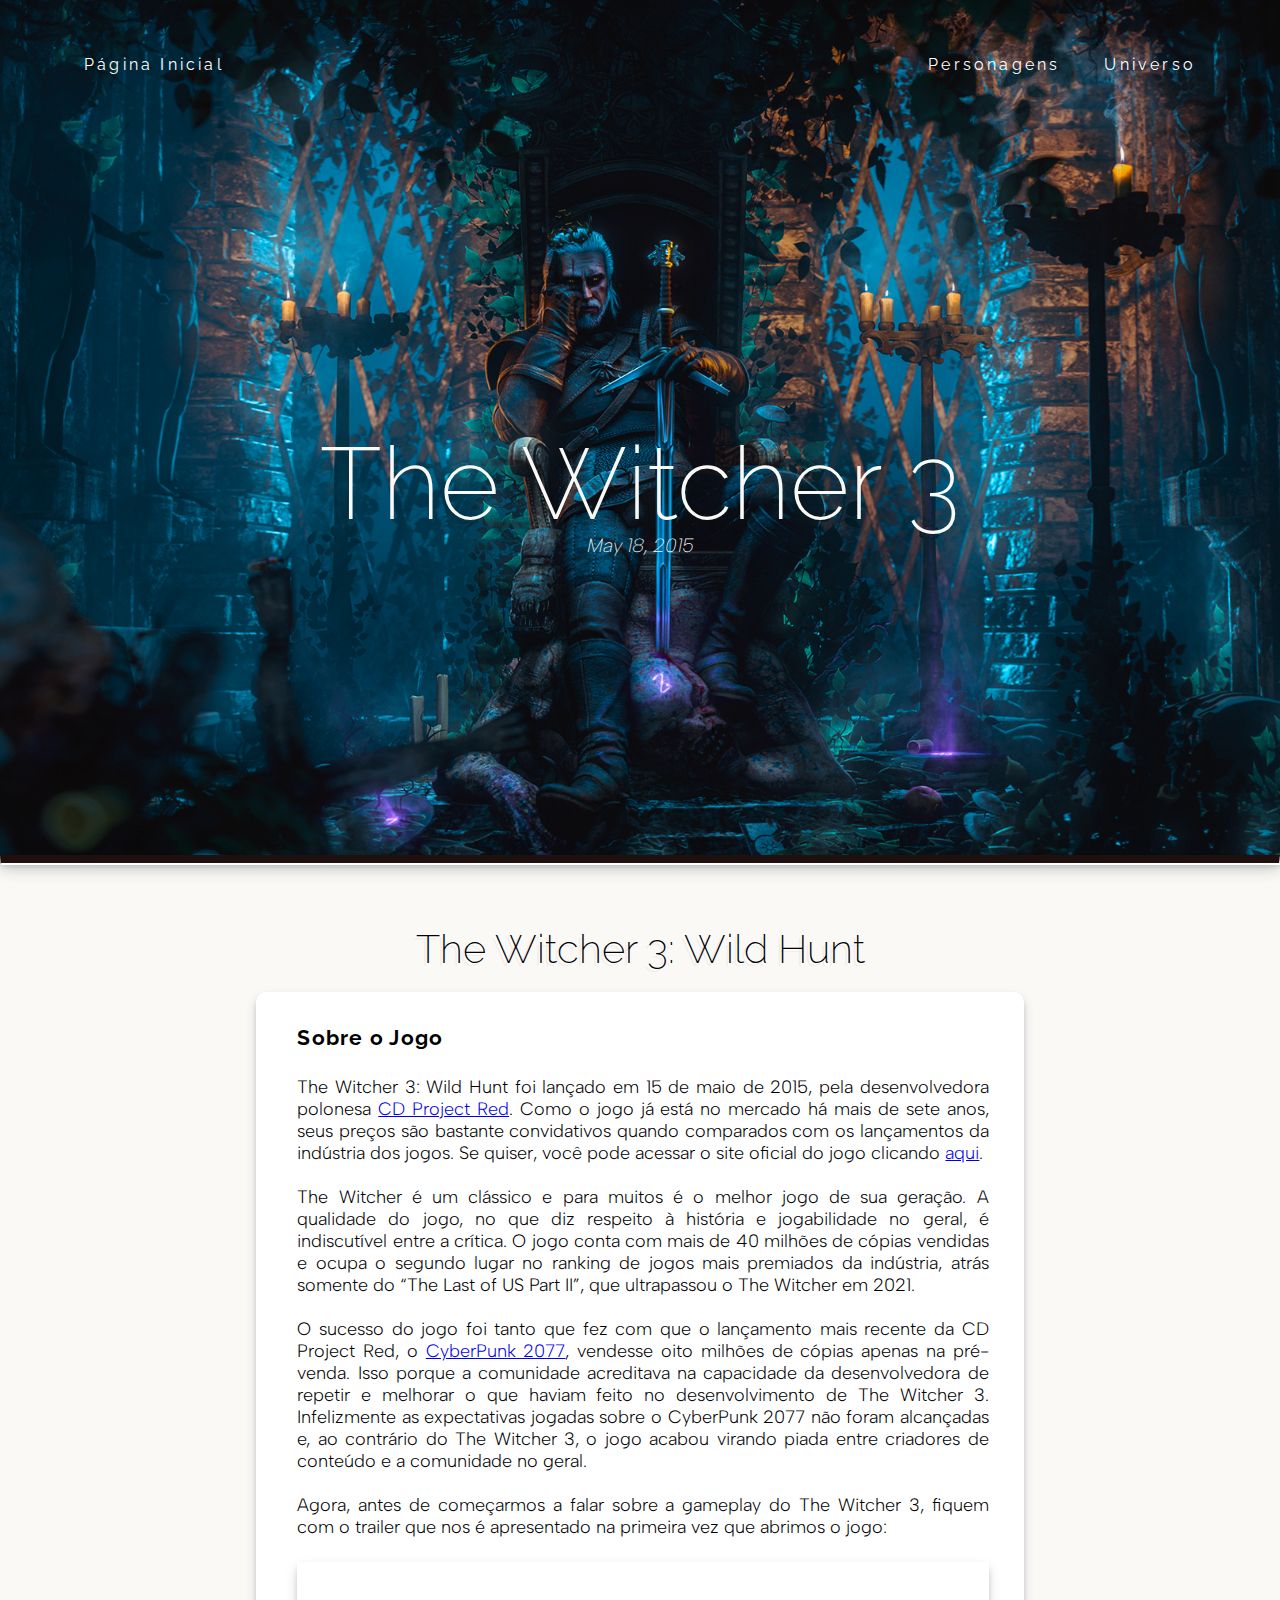
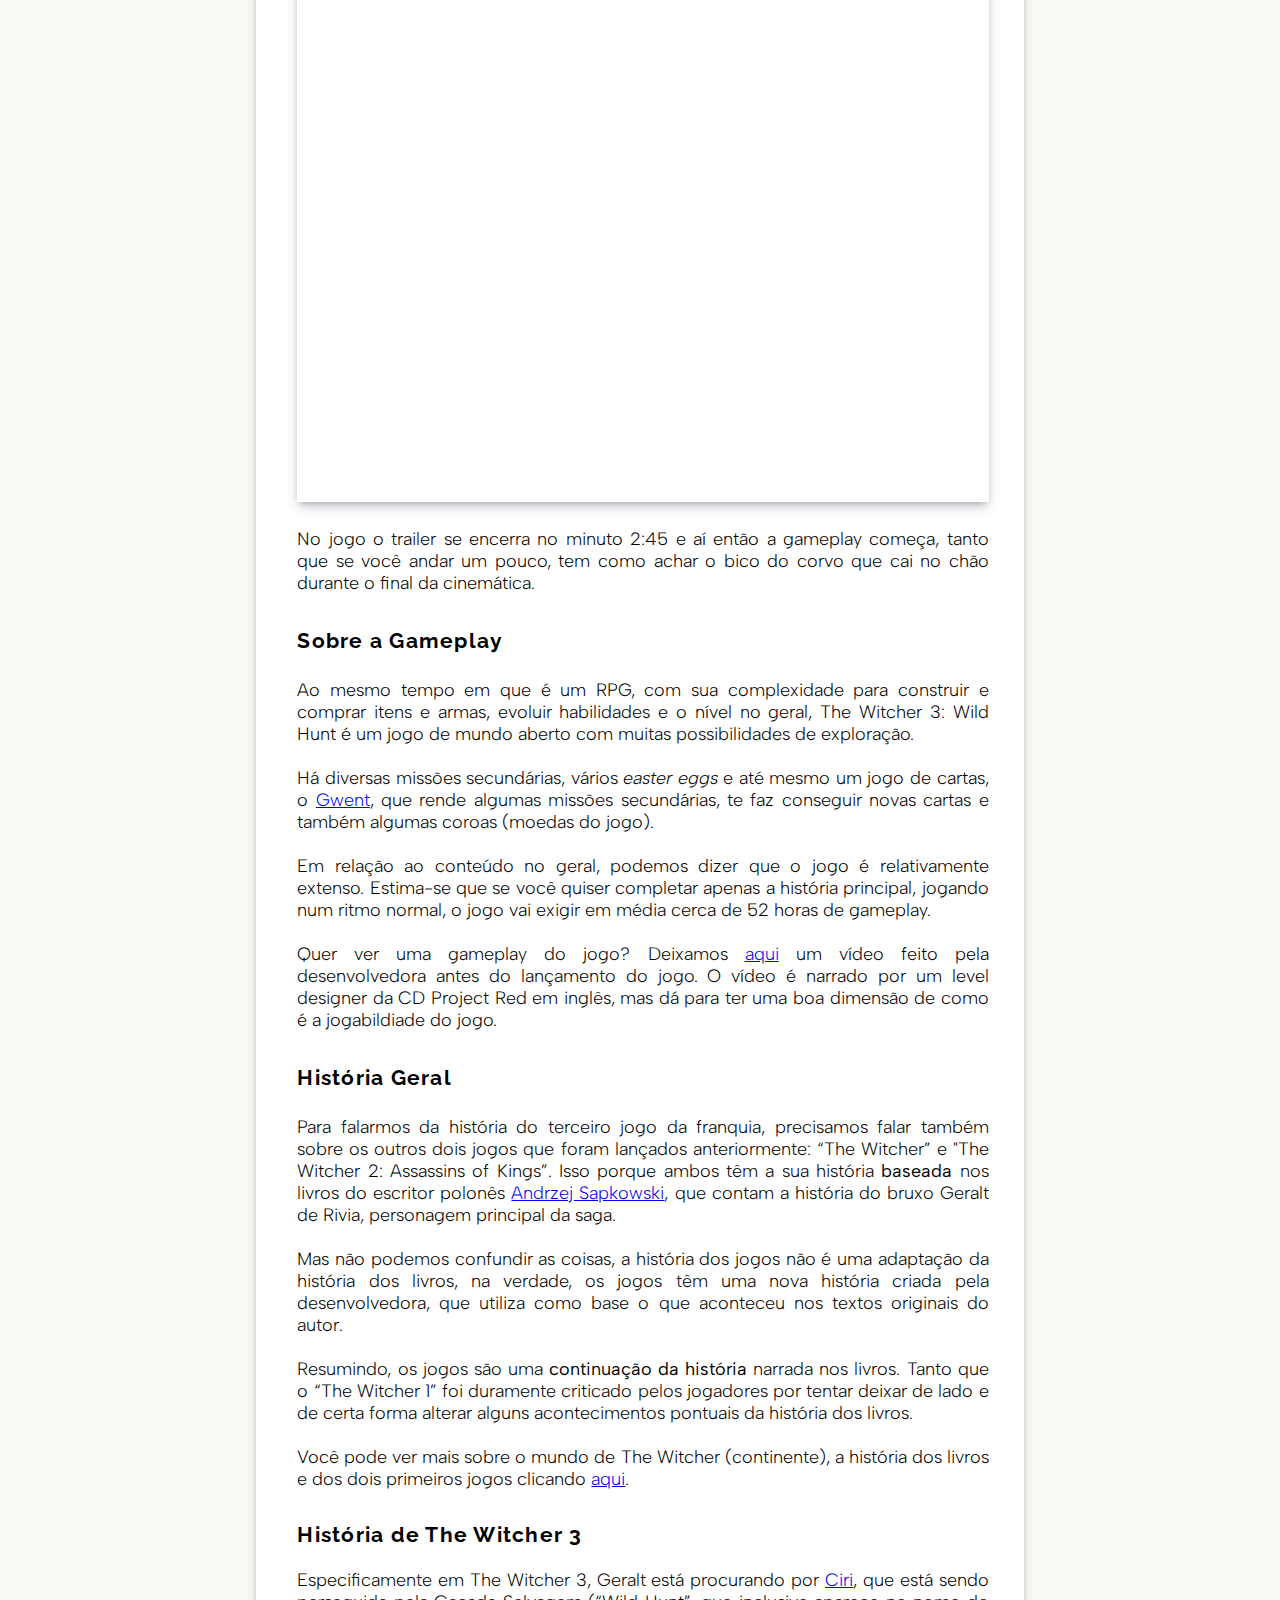
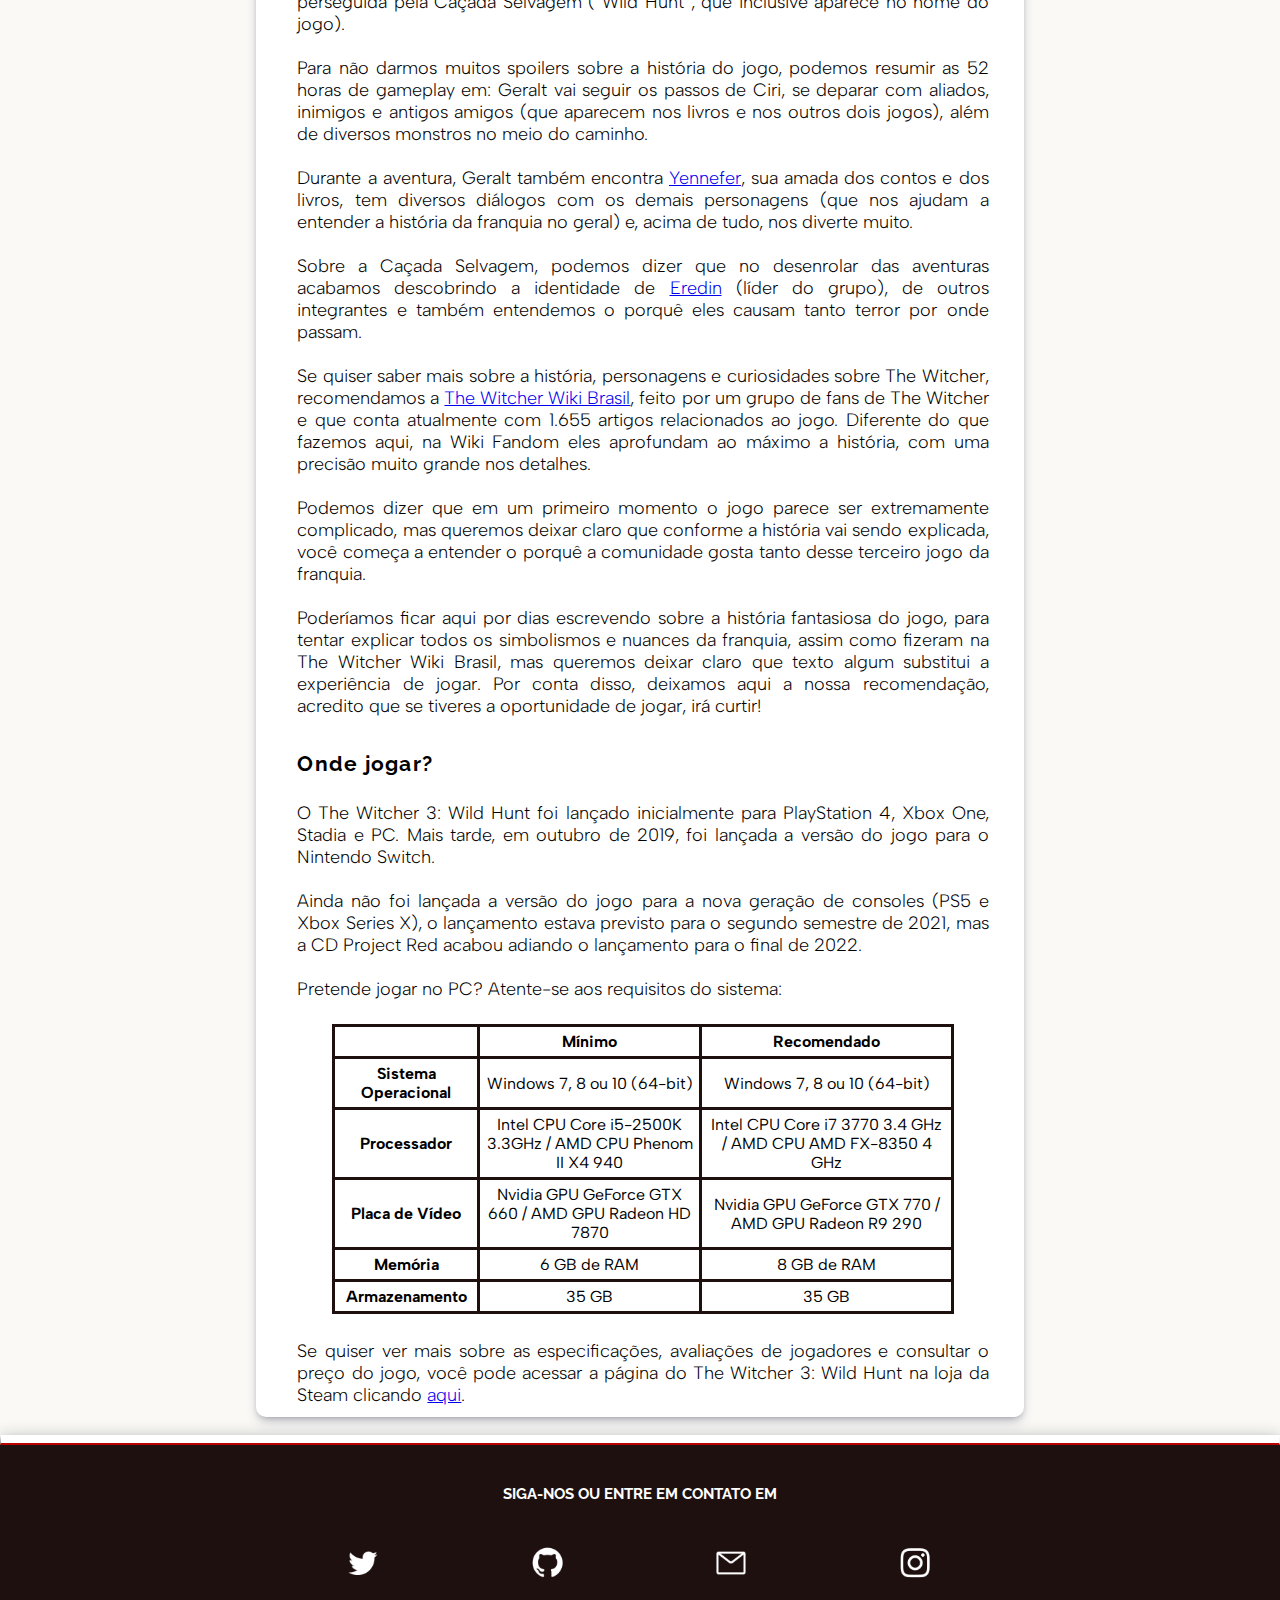
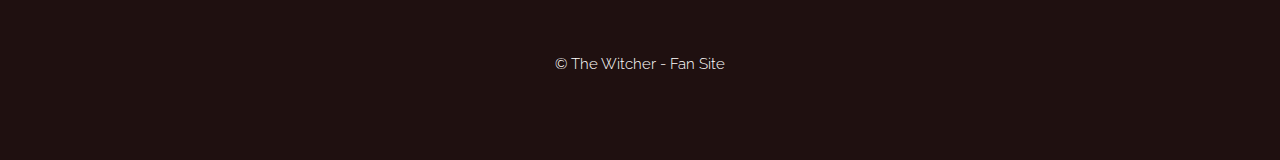
<file: index.html>
<html>

    <head>
        <meta charset="utf-8">

        <meta name="viewport" content="width=device-wdith, initial-scale=1.0">
        <link rel="shortcut icon" href="./img/icone.ico" type="image/x-icon">
        <link rel="stylesheet" href="./css/pag-principal.css">

        <title>The Witcher - Fan Site</title>

    </head>

    <body>

        <!--A parte de cima do site (menu de navegação):-->
        <header>
            <div class="banner" id="banner">
                
                <div class="navegacao">
                    <ul>
                        <li><a href="./index.html">Página Inicial</a></li>
                    </ul>
                    <ul>
                        <li><a href="./pages/personagens.html">Personagens</a></li>
                        <li><a href="./pages/universo.html">Universo</a></li>
                    </ul>
                </div>
                               
                <div class="titulo-jogo">
                    <h1>The Witcher 3</h1>
                    <p>May 18, 2015</p>
                </div>

            </div>
        </header>

        <!--A parte do conteúdo principal do site:-->
        <main>

            <div class="body">

                <hr class="barra">
                <h1 class="conteudo-title">The Witcher 3: Wild Hunt</h1>

                <div class="conteudo-background">
                    <br>
                    <div class="conteudo">

                        <div class="texto-title"> <h5>Sobre o Jogo</h5></div>
                        <br>
                        <div class="texto">

                            <p>The Witcher 3: Wild Hunt foi lançado em 15 de maio de 2015, pela desenvolvedora polonesa <a href="https://en.cdprojektred.com/" target="_blank">CD Project Red</a>. Como o jogo já está no mercado há mais de sete anos, seus preços são bastante convidativos quando comparados com os lançamentos da indústria dos jogos. Se quiser, você pode acessar o site oficial do jogo clicando <a href="https://www.thewitcher.com/en/witcher3" target="_blank">aqui</a>.</p>
                            <br>
                            <p>The Witcher é um clássico e para muitos é o melhor jogo de sua geração. A qualidade do jogo, no que diz respeito à história e jogabilidade no geral, é indiscutível entre a crítica. O jogo conta com mais de 40 milhões de cópias vendidas e ocupa o segundo lugar no ranking de jogos mais premiados da indústria, atrás somente do “The Last of US Part II”, que ultrapassou o The Witcher em 2021.</p>
                            <br>  
                            <p>O sucesso do jogo foi tanto que fez com que o lançamento mais recente da CD Project Red, o <a href="https://www.cyberpunk.net/us/pt-br/" target="_blank">CyberPunk 2077</a>, vendesse oito milhões de cópias apenas na pré-venda. Isso porque a comunidade acreditava na capacidade da desenvolvedora de repetir e melhorar o que haviam feito no desenvolvimento de The Witcher 3. Infelizmente as expectativas jogadas sobre o CyberPunk 2077 não foram alcançadas e, ao contrário do The Witcher 3, o jogo acabou virando piada entre criadores de conteúdo e a comunidade no geral.</p>
                            <br>
                            <p>Agora, antes de começarmos a falar sobre a gameplay do The Witcher 3, fiquem com o trailer que nos é apresentado na primeira vez que abrimos o jogo:</p>     
                        </div>

                    </div>      
                     
                    <br>

                    <div class="video">
                        <iframe src="https://www.youtube.com/embed/FcogCjLymeI" frameborder="0" title="YouTube video player" allow="accelerometer; autoplay; clipboard-write; encrypted-media; gyroscope; picture-in-picture" allowfullscreen></iframe>
                    </div>

                    <br>

                    <div class="conteudo">

                        <div class="texto"                       
                            <p> No jogo o trailer se encerra no minuto 2:45 e aí então a gameplay começa, tanto que se você andar um pouco, tem como achar o bico do corvo que cai no chão durante o final da cinemática. </p>
                        </div>

                        <br>

                        <div class="texto-title"> <h5>Sobre a Gameplay</h5></div>
                        <br>
                        <div class="texto">

                            <p>Ao mesmo tempo em que é um RPG, com sua complexidade para construir e comprar itens e armas, evoluir habilidades e o nível no geral, The Witcher 3: Wild Hunt é um jogo de mundo aberto com muitas possibilidades de exploração.</p>
                            <br>
                            <p>Há diversas missões secundárias, vários <i>easter eggs</i> e até mesmo um jogo de cartas, o <a href="https://www.playgwent.com/pt-BR" target="_blank">Gwent</a>, que rende algumas missões secundárias, te faz conseguir novas cartas e também algumas coroas (moedas do jogo).</p>
                            <br>
                            <p>Em relação ao conteúdo no geral, podemos dizer que o jogo é relativamente extenso. Estima-se que se você quiser completar apenas a história principal, jogando num ritmo normal, o jogo vai exigir em média cerca de 52 horas de gameplay. </p>      
                            <br>
                            <p>Quer ver uma gameplay do jogo? Deixamos <a href="https://youtu.be/xx8kQ4s5hCY" target="_blank">aqui</a> um vídeo feito pela desenvolvedora antes do lançamento do jogo. O vídeo é narrado por um level designer da CD Project Red em inglês, mas dá para ter uma boa dimensão de como é a jogabildiade do jogo.</p>
                        
                        </div>
                    </div>

                    <br>

                    <div class="conteudo">

                        <div class="texto-title"><h5>História Geral</h5></div>
                        <br>
                        <div class="texto">

                            <p>Para falarmos da história do terceiro jogo da franquia, precisamos falar também sobre os outros dois jogos que foram lançados anteriormente: “The Witcher” e "The Witcher 2: Assassins of Kings”. Isso porque ambos têm a sua história <b>baseada</b> nos livros do escritor polonês <a href="https://pt.wikipedia.org/wiki/Andrzej_Sapkowski" target="_blank">Andrzej Sapkowski</a>, que contam a história do bruxo Geralt de Rivia, personagem principal da saga. </p>
                            <br>
                            <p>Mas não podemos confundir as coisas, a história dos jogos não é uma adaptação da história dos livros, na verdade, os jogos têm uma nova história criada pela desenvolvedora, que utiliza como base o que aconteceu nos textos originais do autor.</p>
                            <br>
                            <p>Resumindo, os jogos são uma <b>continuação da história</b> narrada nos livros. Tanto que o “The Witcher 1” foi duramente criticado pelos jogadores por tentar deixar de lado e de certa forma alterar alguns acontecimentos pontuais da história dos livros. </p>
                            <br>
                            <p>Você pode ver mais sobre o mundo de The Witcher (continente), a história dos livros e dos dois primeiros jogos clicando <a href="./pages/universo.html" target="_blank">aqui</a>. </p>
                            <br>
                            <div class="texto-title"><h5>História de The Witcher 3</h5></div>
                            <br>
                            <p>Especificamente em The Witcher 3, Geralt está procurando por <a href="pages/personagens.html" target="_blank">Ciri</a>, que está sendo perseguida pela Caçada Selvagem (“Wild Hunt”, que inclusive aparece no nome do jogo).</p>
                            <br>
                            <p>Para não darmos muitos spoilers sobre a história do jogo, podemos resumir as 52 horas de gameplay em: Geralt vai seguir os passos de Ciri, se deparar com aliados, inimigos e antigos amigos (que aparecem nos livros e nos outros dois jogos), além de diversos monstros no meio do caminho. </p>
                            <br>
                            <p>Durante a aventura, Geralt também encontra <a href="pages/personagens.html" target="_blank">Yennefer</a>, sua amada dos contos e dos livros, tem diversos diálogos com os demais personagens (que nos ajudam a entender a história da franquia no geral) e, acima de tudo, nos diverte muito. </p>
                            <br>
                            <p>Sobre a Caçada Selvagem, podemos dizer que no desenrolar das aventuras acabamos descobrindo a identidade de <a href="pages/personagens.html" target="_blank" >Eredin</a> (líder do grupo), de outros integrantes e também entendemos o porquê eles causam tanto terror por onde passam. </p>
                            <br>
                            <p>Se quiser saber mais sobre a história, personagens e curiosidades sobre The Witcher, recomendamos a <a href="https://thewitcher.fandom.com/pt-br/wiki/Wiki_The_Witcher" target="_blank" >The Witcher Wiki Brasil</a>, feito por um grupo de fans de The Witcher e que conta atualmente com 1.655 artigos relacionados ao jogo. Diferente do que fazemos aqui, na Wiki Fandom eles aprofundam ao máximo a história, com uma precisão muito grande nos detalhes. </p>
                            <br>
                            <p>Podemos dizer que em um primeiro momento o jogo parece ser extremamente complicado, mas queremos deixar claro que conforme a história vai sendo explicada, você começa a entender o porquê a comunidade gosta tanto desse terceiro jogo da franquia. </p>
                            <br>
                            <p>Poderíamos ficar aqui por dias escrevendo sobre a história fantasiosa do jogo, para tentar explicar todos os simbolismos e nuances da franquia, assim como fizeram na The Witcher Wiki Brasil, mas queremos deixar claro que texto algum substitui a experiência de jogar. Por conta disso, deixamos aqui a nossa recomendação, acredito que se tiveres a oportunidade de jogar, irá curtir! </p>
                        

                        </div>

                        <br>

                        <div class="texto-title"><h5>Onde jogar?</h5></div>
                        <br>
                        <div class="texto">

                            <p>O The Witcher 3: Wild Hunt foi lançado inicialmente para PlayStation 4, Xbox One, Stadia e PC. Mais tarde, em outubro de 2019, foi lançada a versão do jogo para o Nintendo Switch.</p>
                            <br>
                            <p>Ainda não foi lançada a versão do jogo para a nova geração de consoles (PS5 e Xbox Series X), o lançamento estava previsto para o segundo semestre de 2021, mas a CD Project Red acabou adiando o lançamento para o final de 2022. </p>
                            <br>
                            <p>Pretende jogar no PC? Atente-se aos requisitos do sistema: </p>
                        </div>

                     

                        <br>

                        <table>
                            <thead>
                                <tr>
                                    <th></th>
                                    <th>Mínimo</th>
                                    <th>Recomendado</th>
                            </thead>
                                </tr>
                                <tr>
                                    <th>Sistema Operacional</th>
                                    <td>Windows 7, 8 ou 10 (64-bit)</td>
                                    <td>Windows 7, 8 ou 10 (64-bit)</td>
                                </tr>
                                <tr>
                                    <th>Processador</th>
                                    <td>Intel CPU Core i5-2500K 3.3GHz / AMD CPU Phenom II X4 940</td>
                                    <td>Intel CPU Core i7 3770 3.4 GHz / AMD CPU AMD FX-8350 4 GHz</td>
                                </tr>
                                <tr>
                                    <th>Placa de Vídeo</th>
                                    <td>Nvidia GPU GeForce GTX 660 / AMD GPU Radeon HD 7870</td>
                                    <td>Nvidia GPU GeForce GTX 770 / AMD GPU Radeon R9 290</td>
                                </tr>
                                <tr>
                                    <th>Memória</th>
                                    <td>6 GB de RAM</td>
                                    <td>8 GB de RAM</td>
                                </tr>
                                <tr>
                                    <th>Armazenamento</th>
                                    <td>35 GB</td>
                                    <td>35 GB</td>
                                </tr>
                        </table>

                        <br>

                        <div class="texto">

                            <p>Se quiser ver mais sobre as especificações, avaliações de jogadores e consultar o preço do jogo, você pode acessar a página do The Witcher 3: Wild Hunt na loja da Steam clicando <a href="https://store.steampowered.com/app/292030/The_Witcher_3_Wild_Hunt/" target="_blank">aqui</a>.</p>

                        </div>

                    </div>

                </div>
            </div>

        </main>

        <br>    

        <hr class="barra-rodape">
        
        <!--Rodapé do site:-->
        <footer>

            <div class="conteudo-rodape"> 
                <div class="texto-rodape"><h4>SIGA-NOS OU ENTRE EM CONTATO EM</h4>
                    
                    <ul class="icones-sociais">
                        <li><a href="https://twitter.com/fthewitcher" title="Twitter" target="_blank"><img src="img/twitter.png" width="40px" height="40px"></a></li>
                        <li><a href="https://github.com/romulodm" title="GitHub de um dos criadores do site." target="_blank"><img src="img/github.png" width="40px" height="40px"></a></li>
                        <li><a href="" title="E-mail" target="_blank"><img src="img/o-email.png" width="40px" height="40px"></a></li>
                        <li><a href="https://www.instagram.com/fthewitcher3/" title="Instagram" target="_blank"><img src="img/instagram.png" width="40px" height="40px"></a></li>
                    </ul>

                </div>
               
                <br>

                <div class="texto-rodape"> &copy; The Witcher - Fan Site </div>
            </div>
         
        </footer>
        
    </body>

</html>
</file>
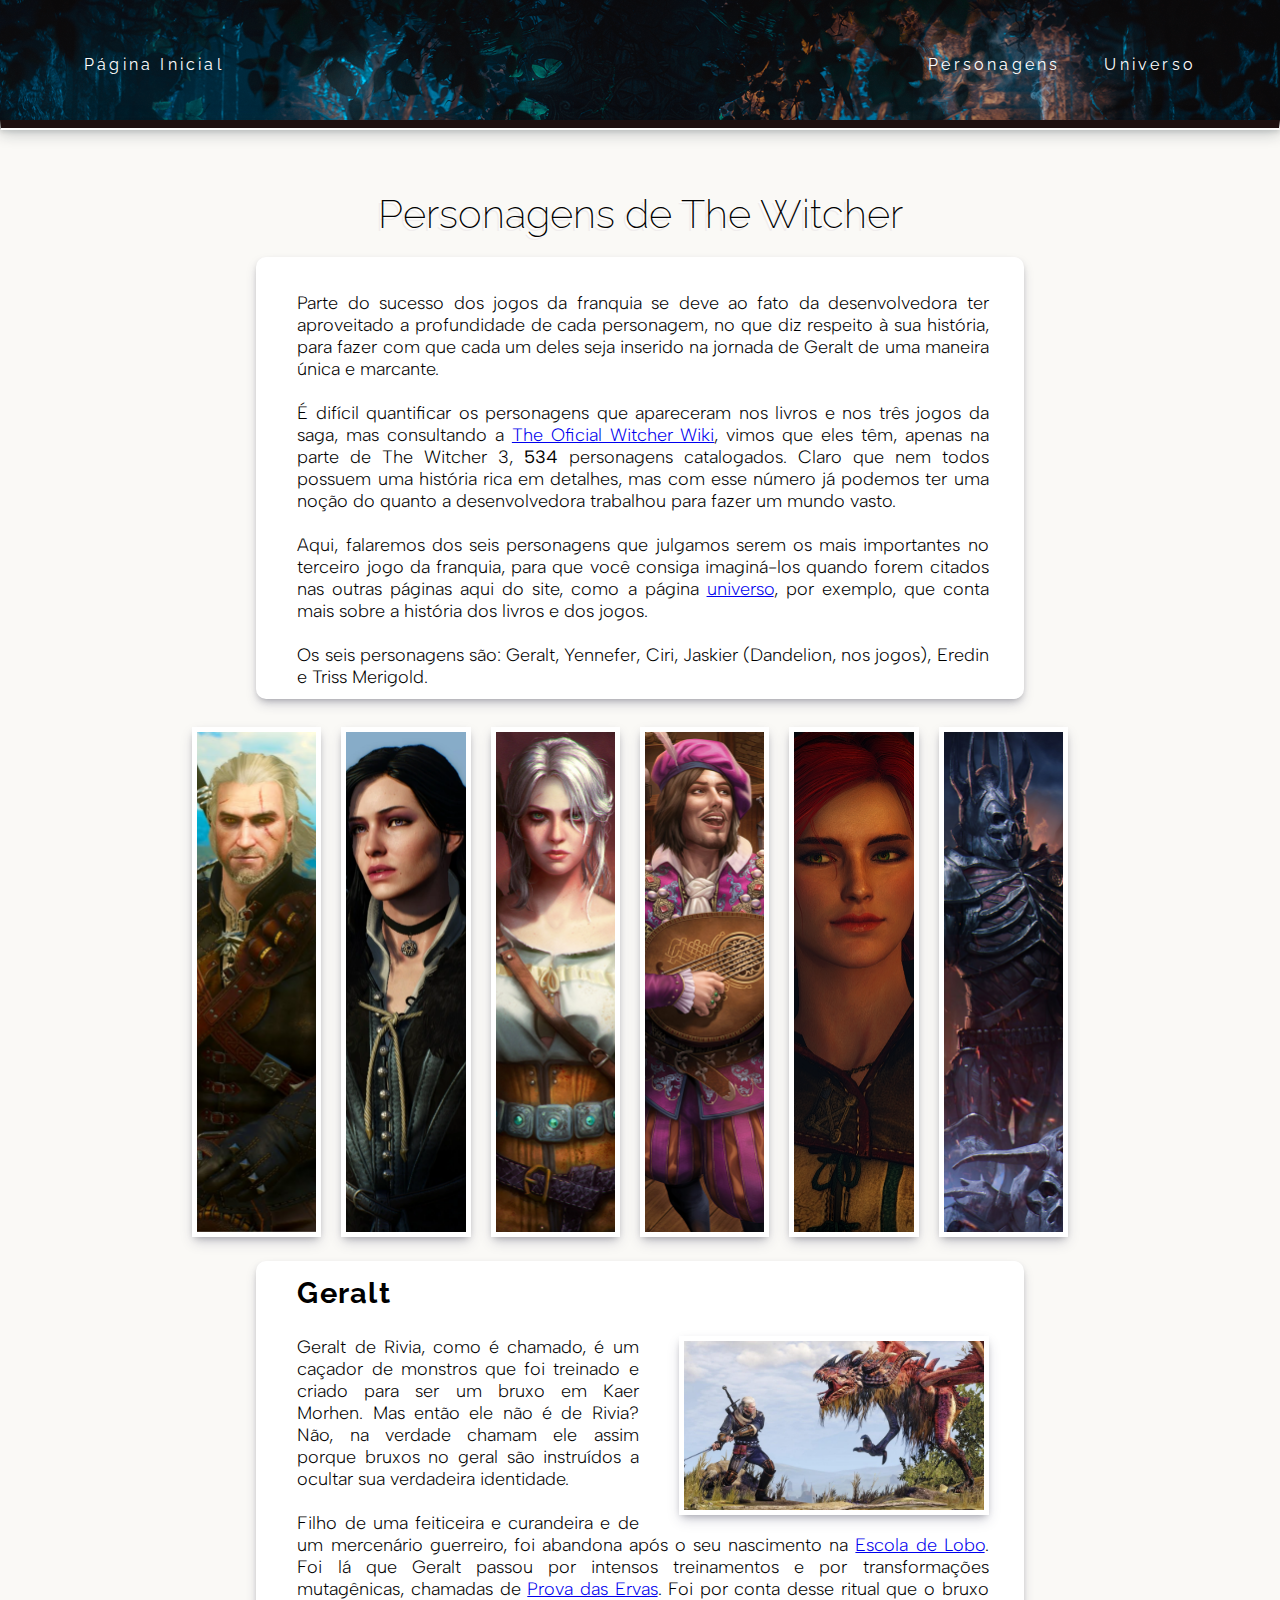
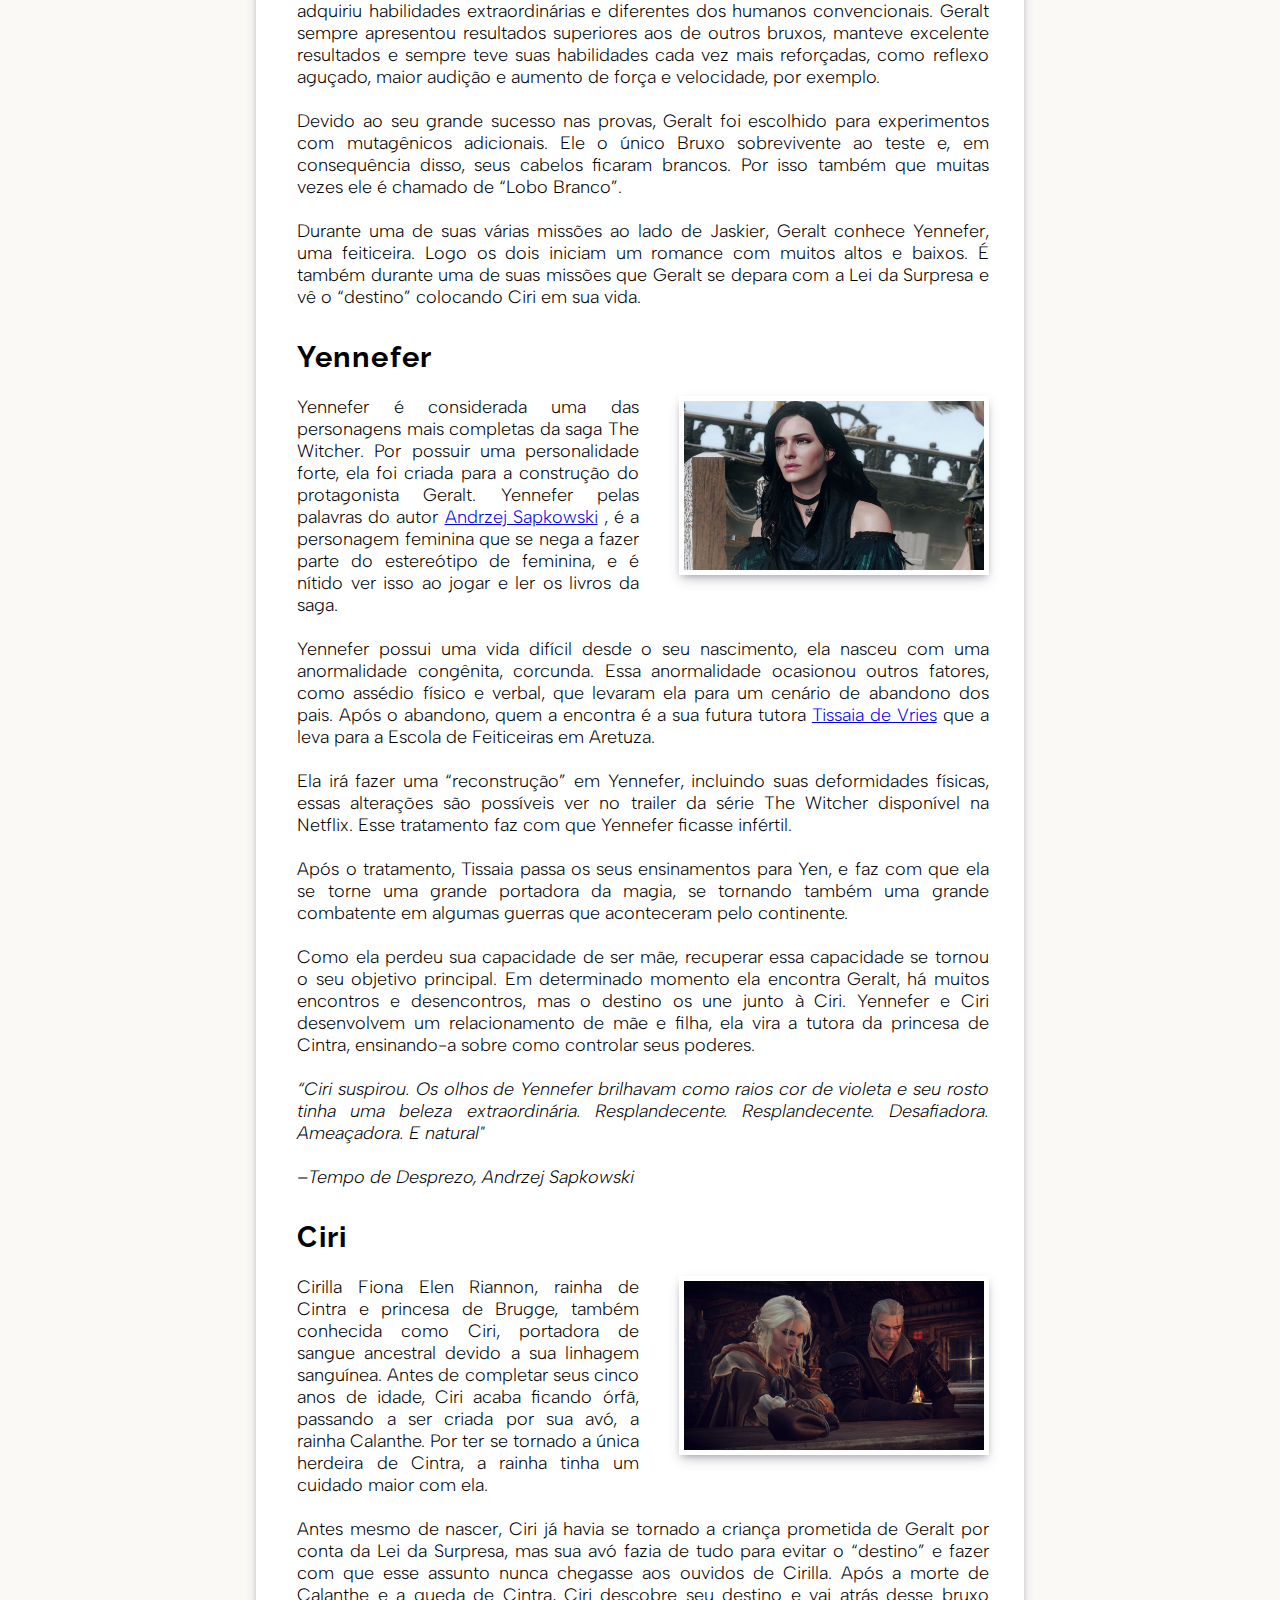
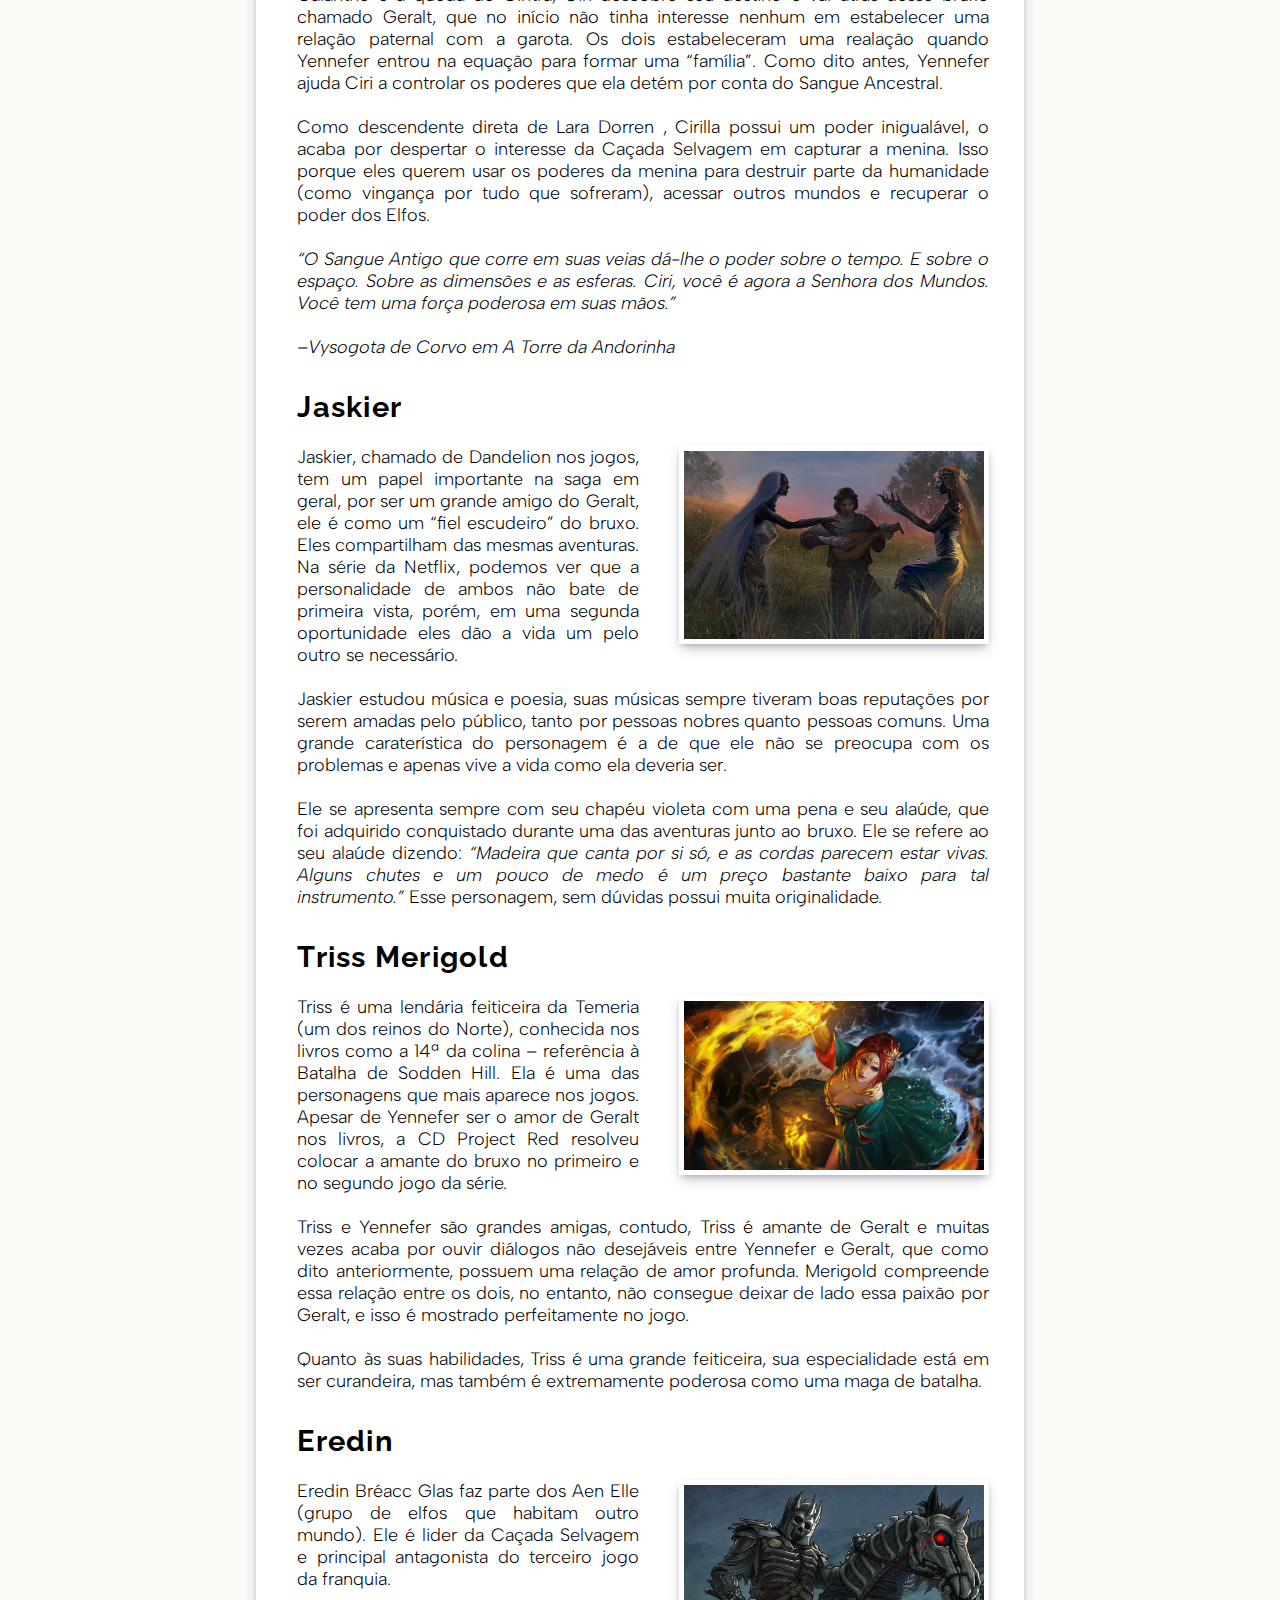
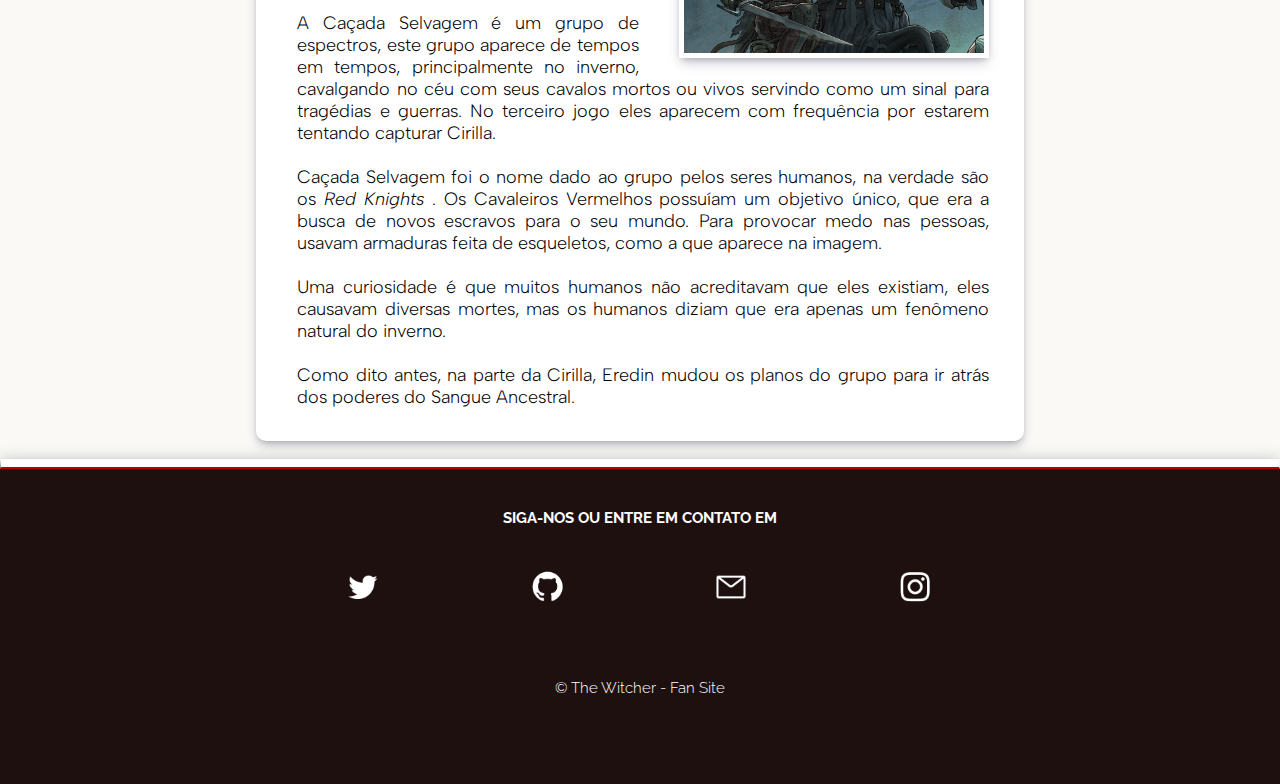
<file: pages/personagens.html>
<html>

    <head>
        <meta charset="utf-8">

        <meta name="viewport" content="width=device-wdith, initial-scale=1.0">
        <link rel="shortcut icon" href="../img/icone.ico" type="image/x-icon">
        <link rel="stylesheet" href="../css/padrao.css">

        <title>The Witcher - Personagens</title>

    </head>

    <body>
        <header>
            <!--A parte de cima do site:-->
            <div class="banner" id="banner">
                
                <div class="navegacao">
                    <ul>
                        <li><a href="../index.html">Página Inicial</a></li>
                    </ul>
                    <ul>
                        <li><a href="./personagens.html">Personagens</a></li>
                        <li><a href="./universo.html">Universo</a></li>
                    </ul>
                </div>

            </div>
        </header>

            <!--A parte do conteúdo do site:-->
        <main>

            <hr class="barra">
            <h1 class="conteudo-title">Personagens de The Witcher</h1>

            <div class="conteudo-background">
                <div class="conteudo">
                        <div class="texto">
                            <br>
                            <p>Parte do sucesso dos jogos da franquia se deve ao fato da desenvolvedora ter aproveitado a profundidade de cada personagem, no que diz respeito à sua história, para fazer com que cada um deles seja inserido na jornada de Geralt de uma maneira única e marcante.</p>
                            <br>
                            <p>É difícil quantificar os personagens que apareceram nos livros e nos três jogos da saga, mas consultando a <a href="https://witcher.fandom.com/wiki/Witcher_Wiki" target="_blank" >The Oficial Witcher Wiki</a>, vimos que eles têm, apenas na parte de The Witcher 3, <b>534</b> personagens catalogados. Claro que nem todos possuem uma história rica em detalhes, mas com esse número já podemos ter uma noção do quanto a desenvolvedora trabalhou para fazer um mundo vasto.</p>
                            <br>
                            <p>Aqui, falaremos dos seis personagens que julgamos serem os mais importantes no terceiro jogo da franquia, para que você consiga imaginá-los quando forem citados nas outras páginas aqui do site, como a página <a href="./universo.html" target="_blank">universo</a>, por exemplo, que conta mais sobre a história dos livros e dos jogos.</p>
                            <br>
                            <p>Os seis personagens são: Geralt, Yennefer, Ciri, Jaskier (Dandelion, nos jogos), Eredin e Triss Merigold.</p>
                            </div>
                        </div>
                    </div>  

                </div>
            </div>

            <br>

            <div class="imagens">
            
                <div class="imagem-box">
                    <a href="#geralt" title="Geralt"><img src="../img/geralt.png"></a>
                </div>
                <div class="imagem-box">
                    <a href="#yennefer" title="Yennefer"><img src="../img/yennefer.png"></a>
                </div>
                <div class="imagem-box">
                    <a href="#ciri" title="Ciri"><img src="../img/ciri.png"></a>
                </div>
                <div class="imagem-box">
                    <a href="#jaskier" title="Jaskier"><img src="../img/jaskier.png"></a>
                </div>
                <div class="imagem-box">
                    <a href="#triss" title="Triss Merigold"><img src="../img/triss.png"></a>  
                </div>
                <div class="imagem-box">
                    <a href="#eredin" title="Eredin"><img src="../img/eredin.png"></a>
                </div>
  
            </div>

            <br>
            <br>
            <br>
            <br>
            <br> <!--não conseguimos fazer as imagens respeitarem a página-->
            <br>
            <br> <!--por isso os br's-->
            <br>
            <br>
            <br>
            <br>
            <br>
            <br>
            
            <div class="conteudo-background"> 
                <div class="conteudo">
                    
                    <div class="texto-title" id="geralt"> <h3>Geralt</h3></div>
                        <br>
                        <div class="texto">

                            <div class="imagens-personagens">
                                <img src="../img/geralt_grande.jpeg">
                            </div>
                                
                            <p>Geralt de Rivia, como é chamado, é um caçador de monstros que foi treinado e criado para ser um bruxo em Kaer Morhen. Mas então ele não é de Rivia? Não, na verdade chamam ele assim porque bruxos no geral são instruídos a ocultar sua verdadeira identidade.</p>
                            <br>
                            <p>Filho de uma feiticeira e curandeira e de um mercenário guerreiro, foi abandona após o seu nascimento na <a href="https://thewitcher.fandom.com/pt-br/wiki/Escola_do_Lobo" target="_blank">Escola de Lobo</a>. Foi lá que Geralt passou por intensos treinamentos e por transformações mutagênicas, chamadas de <a href="https://thewitcher.fandom.com/pt-br/wiki/Prova_das_Ervas" target="_blank">Prova das Ervas</a>. 
                            Foi por conta desse ritual que o bruxo adquiriu habilidades extraordinárias e diferentes dos humanos convencionais. Geralt sempre apresentou resultados superiores aos de outros bruxos, manteve excelente resultados e sempre teve suas habilidades cada vez mais reforçadas, como reflexo aguçado, maior audição e aumento de força e velocidade, por exemplo. </p>
                            <br>
                            <p>Devido ao seu grande sucesso nas provas, Geralt foi escolhido para experimentos com mutagênicos adicionais. Ele o único Bruxo sobrevivente ao teste e, em consequência disso, seus cabelos ficaram brancos. Por isso também que muitas vezes ele é chamado de “Lobo Branco”.</p>
                            <br>
                            <p>Durante uma de suas várias missões ao lado de Jaskier, Geralt conhece Yennefer, uma feiticeira. Logo os dois iniciam um romance com muitos altos e baixos. É também durante uma de suas missões que Geralt se depara com a Lei da Surpresa e vê o “destino” colocando Ciri em sua vida. </p>
                            <br>


                    <div class="texto-title" id="yennefer"><h3>Yennefer</h3></div>
                            <br>
                            <div class="imagens-personagens">
                                <img src="../img/yennefer_grande.jpg">
                            </div>

                            <p>Yennefer é considerada uma das personagens mais completas da saga The Witcher. Por possuir uma personalidade forte, ela foi criada para a construção do protagonista Geralt. Yennefer pelas palavras do autor <a href="https://pt.wikipedia.org/wiki/Andrzej_Sapkowski"target="_blank">Andrzej Sapkowski</a> , é a personagem feminina que se nega a fazer parte do estereótipo de feminina, e é nítido ver isso ao jogar e ler os livros da saga.</p>
                            <br>
                            <p>Yennefer possui uma vida difícil desde o seu nascimento, ela nasceu com uma anormalidade congênita, corcunda. Essa anormalidade ocasionou outros fatores, como assédio físico e verbal, que levaram ela para um cenário de abandono dos pais. Após o abandono, quem a encontra é a sua futura tutora <a href="https://thewitcher.fandom.com/pt-br/wiki/Tissaia_de_Vriesi"target="_blank">Tissaia de Vries</a> que a leva para a Escola de Feiticeiras em Aretuza.</p>
                            <br>
                            <p>Ela irá fazer uma “reconstrução” em Yennefer, incluindo suas deformidades físicas, essas alterações são possíveis ver no trailer da série The Witcher disponível na Netflix. Esse tratamento faz com que Yennefer ficasse infértil.</p>
                            <br>
                            <p>Após o tratamento, Tissaia passa os seus ensinamentos para Yen, e faz com que ela se torne uma grande portadora da magia, se tornando também uma grande combatente em algumas guerras que aconteceram pelo continente.</p>
                            <br>
                            <p>Como ela perdeu sua capacidade de ser mãe, recuperar essa capacidade se tornou o seu objetivo principal. Em determinado momento ela encontra Geralt, há muitos encontros e desencontros, mas o destino os une junto à Ciri. Yennefer e Ciri desenvolvem um relacionamento de mãe e filha, ela vira a tutora da princesa de Cintra, ensinando-a sobre como controlar seus poderes. </p>
                            <br>
                            <p><i> “Ciri suspirou. Os olhos de Yennefer brilhavam como raios cor de violeta e seu rosto tinha uma beleza extraordinária. Resplandecente. Resplandecente. Desafiadora. Ameaçadora. E natural"</i></p>
                            <br>
                            <p><i>     –Tempo de Desprezo, Andrzej Sapkowski </i> </p>
                            <br>


                    <div class="texto-title" id="ciri"> <h3>Ciri</h3></div>
                            <br>
                            <div class="imagens-personagens">
                                <img src="../img/ciri_grande.jpg">
                            </div>

                            <p>Cirilla Fiona Elen Riannon, rainha de Cintra e princesa de Brugge, também conhecida como Ciri, portadora de sangue ancestral devido a sua linhagem sanguínea. Antes de completar seus cinco anos de idade, Ciri acaba ficando órfã, passando a ser criada por sua avó, a rainha Calanthe. Por ter se tornado a única herdeira de Cintra, a rainha tinha um cuidado maior com ela.</p>
                            <br>
                            <p>Antes mesmo de nascer, Ciri já havia se tornado a criança prometida de Geralt por conta da Lei da Surpresa, mas sua avó fazia de tudo para evitar o “destino” e fazer com que esse assunto nunca chegasse aos ouvidos de Cirilla. Após a morte de Calanthe e a queda de Cintra, Ciri descobre seu destino e vai atrás desse bruxo chamado Geralt, que no início não tinha interesse nenhum em estabelecer uma relação paternal com a garota. Os dois estabeleceram uma realação quando Yennefer entrou na equação para formar uma “família”. Como dito antes, Yennefer ajuda Ciri a controlar os poderes que ela detém por conta do Sangue Ancestral. </p>
                            <br>
                            <p>Como descendente direta de Lara Dorren , Cirilla possui um poder inigualável, o acaba por despertar o interesse da Caçada Selvagem em capturar a menina. Isso porque eles querem usar os poderes da menina para destruir parte da humanidade (como vingança por tudo que sofreram), acessar outros mundos e recuperar o poder dos Elfos.</p>
                            <br>
                            <p><i>“O Sangue Antigo que corre em suas veias dá-lhe o poder sobre o tempo. E sobre o espaço. Sobre as dimensões e as esferas. Ciri, você é agora a Senhora dos Mundos. Você tem uma força poderosa em suas mãos.”</i></p>
                            <br>
                            <p><i>–Vysogota de Corvo em A Torre da Andorinha</i></p>
                            <br>

                                  
                    <div class="texto-title" id="jaskier"> <h3>Jaskier</h3></div>
                            <br>
                            <div class="imagens-personagens">
                                <img src="../img/jaskier_grande.jpg">
                            </div>

                            <p>Jaskier, chamado de Dandelion nos jogos, tem um papel importante na saga em geral, por ser um grande amigo do  Geralt, ele é como um “fiel escudeiro” do bruxo. Eles compartilham das mesmas aventuras. Na série da Netflix, podemos ver que a personalidade de ambos não bate de primeira vista, porém, em uma segunda oportunidade eles dão a vida um pelo outro se necessário.</p>
                            <br>
                            <p>Jaskier estudou música e poesia, suas músicas sempre tiveram boas reputações por serem amadas pelo público, tanto por pessoas nobres quanto pessoas comuns. Uma grande caraterística do personagem é a de que ele não se preocupa com os problemas e apenas vive a vida como ela deveria ser. </p>
                            <br>
                            <p>Ele se apresenta sempre com seu chapéu violeta com uma pena e seu alaúde, que foi adquirido conquistado durante uma das aventuras junto ao bruxo. Ele se refere ao seu alaúde dizendo: <i>“Madeira que canta por si só, e as cordas parecem estar vivas. Alguns chutes e um pouco de medo é um preço bastante baixo para tal instrumento.”</i> Esse personagem, sem dúvidas possui muita originalidade.</p>
                            <br>


                    <div class="texto-title" id="triss"> <h3>Triss Merigold</h3></div>
                            <br>
                            <div class="imagens-personagens">
                                <img src="../img/triss_grande.jpg">
                            </div>

                            <p>Triss é uma lendária feiticeira da Temeria (um dos reinos do Norte), conhecida nos livros como a 14ª da colina – referência à Batalha de Sodden Hill. Ela é uma das personagens que mais aparece nos jogos. Apesar de Yennefer ser o amor de Geralt nos livros, a CD Project Red resolveu colocar a amante do bruxo no primeiro e no segundo jogo da série.  </p>
                            <br>
                            <p>Triss e Yennefer são grandes amigas, contudo, Triss é amante de Geralt e muitas vezes acaba por ouvir diálogos não desejáveis entre Yennefer e Geralt, que como dito anteriormente, possuem uma relação de amor profunda. Merigold compreende essa relação entre os dois, no entanto, não consegue deixar de lado essa paixão por Geralt, e isso é mostrado perfeitamente no jogo.</p>
                            <br>
                            <p>Quanto às suas habilidades, Triss é uma grande feiticeira, sua especialidade está em ser curandeira, mas também é extremamente poderosa como uma maga de batalha. </p>
                            <br>



                    <div class="texto-title" id="eredin"> <h3>Eredin</h3></div>
                            <br>
                            <div class="imagens-personagens">
                                <img src="../img/eredinfanart.jpg">
                            </div>
                            <p>Eredin Bréacc Glas faz parte dos Aen Elle (grupo de elfos que habitam outro mundo). Ele é lider da Caçada Selvagem e principal antagonista do terceiro jogo da franquia. </p>
                            <br>
                            <p>A Caçada Selvagem é um grupo de espectros, este grupo aparece de tempos em tempos, principalmente no inverno, cavalgando no céu com seus cavalos mortos ou vivos servindo como um sinal para tragédias e guerras. No terceiro jogo eles aparecem com frequência por estarem tentando capturar Cirilla. </p>
                            <br>
                            <p>Caçada Selvagem foi o nome dado ao grupo pelos seres humanos, na verdade são os <i>Red Knights </i>. Os Cavaleiros Vermelhos possuíam um objetivo único, que era a busca de novos escravos para o seu mundo. Para provocar medo nas pessoas, usavam armaduras feita de esqueletos, como a que aparece na imagem. </p>
                            <br>
                            <p>Uma curiosidade é que muitos humanos não acreditavam que eles existiam, eles causavam diversas mortes, mas os humanos diziam que era apenas um fenômeno natural do inverno. </p>
                            <br>
                            <p>Como dito antes, na parte da Cirilla, Eredin mudou os planos do grupo para ir atrás dos poderes do Sangue Ancestral. </p>
                            <br>
                        

                        </div>
                    
                </div>
            </div>
                
        </main>

        <br>    

        <hr class="barra-rodape">
        
        <!--Rodapé do site:-->
        <footer>

            <div class="conteudo-rodape"> 
                <div class="texto-rodape"><h4>SIGA-NOS OU ENTRE EM CONTATO EM</h4>
                    
                    <ul class="icones-sociais">
                        <li><a href="https://twitter.com/fthewitcher" title="Twitter" target="_blank"><img src="../img/twitter.png" width="40px" height="40px"></a></li>
                        <li><a href="https://github.com/romulodm" title="GitHub de um dos criadores do site." target="_blank"><img src="../img/github.png" width="40px" height="40px"></a></li>
                        <li><a href="" title="E-mail" target="_blank"><img src="../img/o-email.png" width="40px" height="40px"></a></li>
                        <li><a href="https://www.instagram.com/fthewitcher3/" title="Instagram" target="_blank"><img src="../img/instagram.png" width="40px" height="40px"></a></li>
                    </ul>

                </div>
               
                <br>

                <div class="texto-rodape"> &copy; The Witcher - Fan Site </div>
            </div>
         
        </footer>

    </body>

</html>
</file>
<file: css/pag-principal.css>
@import url('https://fonts.googleapis.com/css2?family=Raleway:ital,wght@0,100;0,200;0,300;0,400;0,500;0,600;0,700;0,800;0,900;1,100;1,200;1,300;1,400;1,500;1,600;1,700;1,800;1,900&display=swap');
@import url('https://fonts.googleapis.com/css2?family=Albert+Sans:ital,wght@0,100;0,200;0,300;0,400;0,500;0,600;0,700;1,100;1,200;1,300;1,400;1,500;1,600;1,700&family=Raleway:ital,wght@0,100;0,200;0,300;0,400;0,500;0,600;0,700;0,800;0,900;1,100;1,200;1,300;1,400;1,500;1,600;1,700;1,800;1,900&display=swap');

* {
    margin: 0;
    padding: 0;
}

/*Rolagem suave? Não sentimos muito diferença, mas colocamos.*/
html {
    scroll-behavior: smooth;
}

/*Navegação do site:*/

/*Imagem que é usada de plano de fundo da navegação superior*/
.banner {
    width: 100%;

    height: 95%; /*diferença entre o padrao.css e a pag-principal.css*/
    max-height: 1400px; /*outra diferença (não tem isso no padrao)*/

    background-color: #000;
    background-image: url(../img/15.png);
    background-size: cover;
    background-position: center;
}

/*Estilo da navegação (que fica identada dentro do banner):*/
.navegacao {
    width: 90%;
    margin: auto;
    padding: 35px 0;
    display: flex;
    align-items: center;
    justify-content: space-between;
}


/*Elementos da lista da navegação (que te redirecionam às outras páginas):*/
.navegacao ul li {
    list-style: none;
    display: inline-block;
    margin: 20px 20px;
    position: relative;
    font-family: 'Raleway', sans-serif;
    letter-spacing: .2em;
}

/* Cor das letras:*/
.navegacao ul li a {
    text-decoration: none;
    color: #ffffff;
}

/*Barra que sublinha as palavras quando você passa o mouse*/
.navegacao ul li::after {
    content: '';
    height: 3px;
    width: 0%;
    background: #ffffff;
    position: absolute;
    left: 0;
    bottom: -10px;
    transition: 0.5s;

}

/* Tamanho da barra que sublinha as palavras:*/
.navegacao ul li:hover::after {
    width: 100%;
}


/* Título na foto:*/
.titulo-jogo {
    width: 100%;
    position: absolute;
    top: 50%;
    transform: translateY(-50%);
    text-align: center;
    color: #faf9f6;
}

.titulo-jogo h1 {
    font-size: 8vw;
    margin-top: 80px;
    font-family: 'Raleway', sans-serif;
    font-weight: 200;
    margin-bottom: -10px;
}

/*Data que fica abaixo do título:*/
.titulo-jogo p {
    font-size: 1.5vw;
    margin: 0px auto;
    font-weight: 200;
    line-height: 25px;
    font-family: 'Albert Sans', sans-serif;
    font-style: italic;
}

/*Barra que separa a imagem do conteúdo do site (<hr> personalizado):*/
.barra {
   border-top: 8px solid #1f1010;
   border-bottom: 2px solid #fff;
   box-shadow: rgba(14, 30, 37, 0.12) 0px 2px 4px 0px, rgba(14, 30, 37, 0.32) 0px 2px 16px 0px;
}


/*Corpo do site, que fica atrás da página onde o conteúdo fica (background do site):*/
body {
    width: 100%;
    height: 100vh;
    background: #faf9f6;
}

/*Página onde vai o conteúdo (corpo do site):*/

/*Título do conteúdo, que fica fora da "página" onde o conteúdo é inserido:*/
.conteudo-title {
    display: block;
    text-align: center;
    font-family: 'Raleway', sans-serif;
    font-weight: 200;
    padding-top: 60px;
    padding-bottom: 20px;
    font-size: 40px;
    text-shadow: -3px 3px rgb(240, 237, 237), -2px 2px #fff, -1px 1px #fff;
}

/*"Página" onde fica o conteúdo:*/
.conteudo-background {
    width: 60%;
    background-color: #fff;
    border: 2px;
    border-radius: 10px;
    box-shadow: rgba(50, 50, 93, 0.25) 0px 6px 12px -2px, rgba(0, 0, 0, 0.3) 0px 3px 7px -3px;
    position: relative;
    left: 20%;
    padding: 5px 0;
}

/*Onde as palavras, ou o conteúdo, ficam:*/
.conteudo-background .conteudo {
    margin: auto;
    width: 90%;
    position: relative;
    left: 3px;
}


/*Fonte e alinhamento do texto:*/
.texto {
    font-family: 'Albert Sans', sans-serif;
    text-align: justify;
}

/*Título do texto (tamanho, fonte e espaçamento):*/
.texto-title {
    font-size: 25px;
    font-weight: 300;
    font-family: 'Raleway', sans-serif;
    letter-spacing: .05em;
    padding-top: 10px;
}

/*Tamanho e posição dos textos:*/
.texto {
    font-size: 18px;
    font-weight: 300;
    padding-bottom: 6px;
    padding-top: 8px;
}


/*Rodapé do Site:*/

/*Mesma barra utilizada na parte superior, mas com tamanhos e cores invertidos:*/
.barra-rodape {
    border-top: 8px solid #fff;
    border-bottom: 2px solid #bb0000;
    box-shadow: rgba(14, 30, 37, 0.12) 0px 2px 4px 0px, rgba(14, 30, 37, 0.32) 0px 2px 16px 0px;
 }

/*Tamanho e cor do rodapé:*/
footer {
    width: 100%;
    height: 35%;
    background-color:#1f1010
}

/*Colocamos o conteúdo dentro dessa div, pra deixar o "footer" apenas pra dimensão:*/
.conteudo-rodape {
    width: 65%;
    height: 20%;
    position: relative;
    margin: auto; 
    justify-content: space-between;
    top: 10%;   
}

/*Posição, fonte e cor do conteúdo:*/
.texto-rodape {
    font-family: 'Raleway', sans-serif;
    text-align: center;
    font-size: 15px;
    color: #fff;
    font-weight: 300;
    padding-bottom: 6px;
    padding-top: 8px;
}

/*íncones das redes sociais, que foram colocados em forma de lista e que te levam à links externos:*/
.icones-sociais li {
    display: inline-block;
    left: -1px;
    margin: 40px 70px;
    position: relative;
}

/*Posição do vídeo utilizado:*/
.video {
    position: relative;
    text-align: center;
    left: 3px;
}

/*Tamanho do vídeo e sombreado das bordas:*/
iframe {
    box-shadow: rgba(50, 50, 93, 0.25) 0px 6px 12px -2px, rgba(0, 0, 0, 0.3) 0px 3px 7px -3px;
    width: 90%;
    height: 60%;
 }

/*Tabela (tamanho e posição):*/
table {    
    width: 90%;
    position: relative;
    margin: auto;
}

/*Fonte, posição e estilo das bordas:*/
table, th, td {
    font-family: 'Albert Sans', sans-serif;
    text-align: center;
    border: 3px solid #1f1010;
    border-collapse: collapse;
    padding: 5px;
    }
</file>
<file: css/padrao.css>
@import url('https://fonts.googleapis.com/css2?family=Raleway:ital,wght@0,100;0,200;0,300;0,400;0,500;0,600;0,700;0,800;0,900;1,100;1,200;1,300;1,400;1,500;1,600;1,700;1,800;1,900&display=swap');
@import url('https://fonts.googleapis.com/css2?family=Albert+Sans:ital,wght@0,100;0,200;0,300;0,400;0,500;0,600;0,700;1,100;1,200;1,300;1,400;1,500;1,600;1,700&family=Raleway:ital,wght@0,100;0,200;0,300;0,400;0,500;0,600;0,700;0,800;0,900;1,100;1,200;1,300;1,400;1,500;1,600;1,700;1,800;1,900&display=swap');

* {
    margin: 0;
    padding: 0;
}

/*Rolagem suave? Não sentimos muito diferença, mas colocamos.*/
html {
    scroll-behavior: smooth;
}

/*Navegação do site:*/

/*Imagem que é usada de plano de fundo da navegação superior*/
.banner {
    width: 100%;
    height: 90%;
    max-height: 120px; /*diferença entre o padrao.css e a pag-principal.css*/
    background-color: #000;
    background-image: url(../img/15.png);
    background-size: cover;
}

/*Estilo da navegação (que fica identada dentro do banner):*/
.navegacao {
    width: 90%;
    margin: auto;
    padding: 35px 0;
    display: flex;
    align-items: center;
    justify-content: space-between;
}


/*Elementos da lista da navegação (que te redirecionam às outras páginas):*/
.navegacao ul li {
    list-style: none;
    display: inline-block;
    margin: 20px 20px;
    position: relative;
    font-family: 'Raleway', sans-serif;
    letter-spacing: .2em;
}

/* Cor das letras:*/
.navegacao ul li a {
    text-decoration: none;
    color: #ffffff;
}

/*Barra que sublinha as palavras quando você passa o mouse*/
.navegacao ul li::after {
    content: '';
    height: 3px;
    width: 0%;
    background: #ffffff;
    position: absolute;
    left: 0;
    bottom: -10px;
    transition: 0.5s;

}

/* Tamanho da barra que sublinha as palavras:*/
.navegacao ul li:hover::after {
    width: 100%;
}


/* Título na foto:*/
.titulo-jogo {
    width: 100%;
    position: absolute;
    top: 50%;
    transform: translateY(-50%);
    text-align: center;
    color: #faf9f6;
}

.titulo-jogo h1 {
    font-size: 8vw;
    margin-top: 80px;
    font-family: 'Raleway', sans-serif;
    font-weight: 200;
    margin-bottom: -10px;
}

/*Data que fica abaixo do título:*/
.titulo-jogo p {
    font-size: 1.5vw;
    margin: 0px auto;
    font-weight: 200;
    line-height: 25px;
    font-family: 'Albert Sans', sans-serif;
    font-style: italic;
}

/*Barra que separa a imagem do conteúdo do site (<hr> personalizado):*/
.barra {
   border-top: 8px solid #1f1010;
   border-bottom: 2px solid #fff;
   box-shadow: rgba(14, 30, 37, 0.12) 0px 2px 4px 0px, rgba(14, 30, 37, 0.32) 0px 2px 16px 0px;
}


/*Corpo do site, que fica atrás da página onde o conteúdo fica (background do site):*/
body {
    width: 100%;
    height: 100vh;
    background: #faf9f6;
}


/*Página onde vai o conteúdo (corpo do site):*/

/*Título do conteúdo, que fica fora da "página" onde o conteúdo é inserido:*/
.conteudo-title {
    display: block;
    text-align: center;
    font-family: 'Raleway', sans-serif;
    font-weight: 200;
    padding-top: 60px;
    padding-bottom: 20px;
    font-size: 40px;
    text-shadow: -3px 3px rgb(240, 237, 237), -2px 2px #fff, -1px 1px #fff;
}

/*"Página" onde fica o conteúdo:*/
.conteudo-background {
    width: 60%;
    background-color: #fff;
    border: 2px;
    border-radius: 10px;
    box-shadow: rgba(50, 50, 93, 0.25) 0px 6px 12px -2px, rgba(0, 0, 0, 0.3) 0px 3px 7px -3px;
    position: relative;
    left: 20%;
    padding: 5px 0;
}

/*Onde as palavras, ou o conteúdo, ficam:*/
.conteudo-background .conteudo {
    margin: auto;
    width: 90%;
    position: relative;
    left: 3px;
}

/*Fonte e alinhamento do texto:*/
.texto {
    font-family: 'Albert Sans', sans-serif;
    text-align: justify;
}

/*Título do texto (tamanho, fonte e espaçamento):*/
.texto-title {
    font-size: 25px;
    font-weight: 300;
    font-family: 'Raleway', sans-serif;
    letter-spacing: .05em;
    padding-top: 10px;
}

/*Tamanho e posição dos textos:*/
.texto {
    font-size: 18px;
    font-weight: 300;
    padding-bottom: 6px;
    padding-top: 8px;
}


/*Rodapé do Site:*/

/*Mesma barra utilizada na parte superior, mas com tamanhos e cores invertidos:*/
.barra-rodape {
    border-top: 8px solid #fff;
    border-bottom: 2px solid #bb0000;
    box-shadow: rgba(14, 30, 37, 0.12) 0px 2px 4px 0px, rgba(14, 30, 37, 0.32) 0px 2px 16px 0px;
 }

/*Tamanho e cor do rodapé:*/
footer {
    width: 100%;
    height: 35%;
    background-color:#1f1010
}

/*Colocamos o conteúdo dentro dessa div, pra deixar o "footer" apenas pra dimensão:*/
.conteudo-rodape {
    width: 65%;
    height: 20%;
    position: relative;
    margin: auto; 
    justify-content: space-between;
    top: 10%;   
}

/*Posição, fonte e cor do conteúdo:*/
.texto-rodape {
    font-family: 'Raleway', sans-serif;
    text-align: center;
    font-size: 15px;
    color: #fff;
    font-weight: 300;
    padding-bottom: 6px;
    padding-top: 8px;
}

/*íncones das redes sociais, que foram colocados em forma de lista e que te levam à links externos:*/
.icones-sociais li {
    display: inline-block;
    left: -1px;
    margin: 40px 70px;
    position: relative;
}

/*Imagens que foram utilizadas apenas na aba "personagens":*/
.imagens {
    position: relative;
    height: 300px;
    width: 70%;
    display: flex;
    margin: 10px auto 0;
    box-sizing: border-box;
    
}

.imagem-box img {
    width: 80%;
    height: 500px;
    object-fit:cover;
    box-shadow: rgba(50, 50, 93, 0.25) 0px 6px 12px -2px, rgba(0, 0, 0, 0.3) 0px 3px 7px -3px;
    border: 5px solid #fff;
}

.imagens-personagens img{
    width: 300px;
    float: right;
    margin-left:40px;
    object-fit:cover;
    box-shadow: rgba(50, 50, 93, 0.25) 0px 6px 12px -2px, rgba(0, 0, 0, 0.3) 0px 3px 7px -3px;
    border: 5px solid #fff;
}
/*-----------*/

/*Linha do tempo, utilizada apenas na aba "universo":*/
.conteudo-background .linha {
    margin: auto;
    width: 70%;
    position: relative;
    left: 15px;
}


.conteudo-background .linha ul {
    list-style: none;
    margin: 0;
    padding: 0;
    position: relative;
}

/*Posição da barra (que não fica visível):*/
.conteudo-background .linha ul:before {
    content: '';
    position: absolute;
    top: 0;
    left: 0;
    width: 0px;
    height: 100%;
    border: 1px dashed #1f1010;
}

/*Posição em relação a parte superior:*/
.conteudo-background .linha ul li {
    margin: 50px 0px 50px 60px;
    position: relative;
}

/*Barra da linha do tempo*/
.conteudo-background .linha ul li > span {
    content: '';
    position: absolute;
    top: 0;
    left: -60px;
    width: 0px;
    height: 100%;
    border: 1px solid #1f1010;
}

/*Círculo da barra da linha do tempo que fica no começo e no final da barra:*/
.conteudo-background .linha ul li > span:before, .linha ul li > span:after {
    content: '';
    width: 12px;
    height: 12px;
    border: 2px solid #1f1010;
    position: absolute;
    border-radius: 50%;
    left: -8px;
    background: #fff;
}

/*Cor de dentro do círculo*/
.conteudo-background .linha ul li > span:before {
    top: -10px;
    background: #fff;
}

/*Posição do circulo de baixo da barra*/
.conteudo-background .linha ul li > span:after {
    top: 100%;
}

/*Posição do ano que fica ao lado da barra*/
.conteudo-background .linha ul li .ano span {
    position: absolute;
    text-align: right;
    left: -125px;
    top: 40%;
    width: 30px;
}

/*Fonte e alinhamento do ano, data e texto:*/
.linha-texto, .data, .ano {
    font-family: 'Albert Sans', sans-serif;
    text-align: justify;
}

/*Cor e estilo do ano:*/
.ano {
    font-weight: 400;
    font-size: 20px;
    font-style: italic;
    text-shadow: -1px 1px 1px #fab5b5, -2px 2px .5px #f8caca;
}

/*Título do texto (tamanho, fonte e espaçamento):*/
.linha-titulo {
    font-size: 20px;
    font-weight: 300;
    font-family: 'Raleway', sans-serif;
    letter-spacing: .05em;
    padding-top: 10px;
}

/*Formatação dos textos:*/
.linha-titulo {
    font-size: 18px;
    font-weight: 300;
    padding-bottom: 6px;
    padding-top: 8px;
}

/*Data que vai abaixo do texto*/
.data {
    font-size: 14px;
    color: #666;
    font-style: italic;
}
/*-----------*/

/*Mapa utilizado na aba "Universo":*/
.mapa {
    width: 90%;
    position: relative;
    margin: center;
    left: 28px;
    box-shadow: rgba(50, 50, 93, 0.25) 0px 6px 12px -2px, rgba(0, 0, 0, 0.3) 0px 3px 7px -3px;
    border: solid 5px #1f1010;
}
</file>
